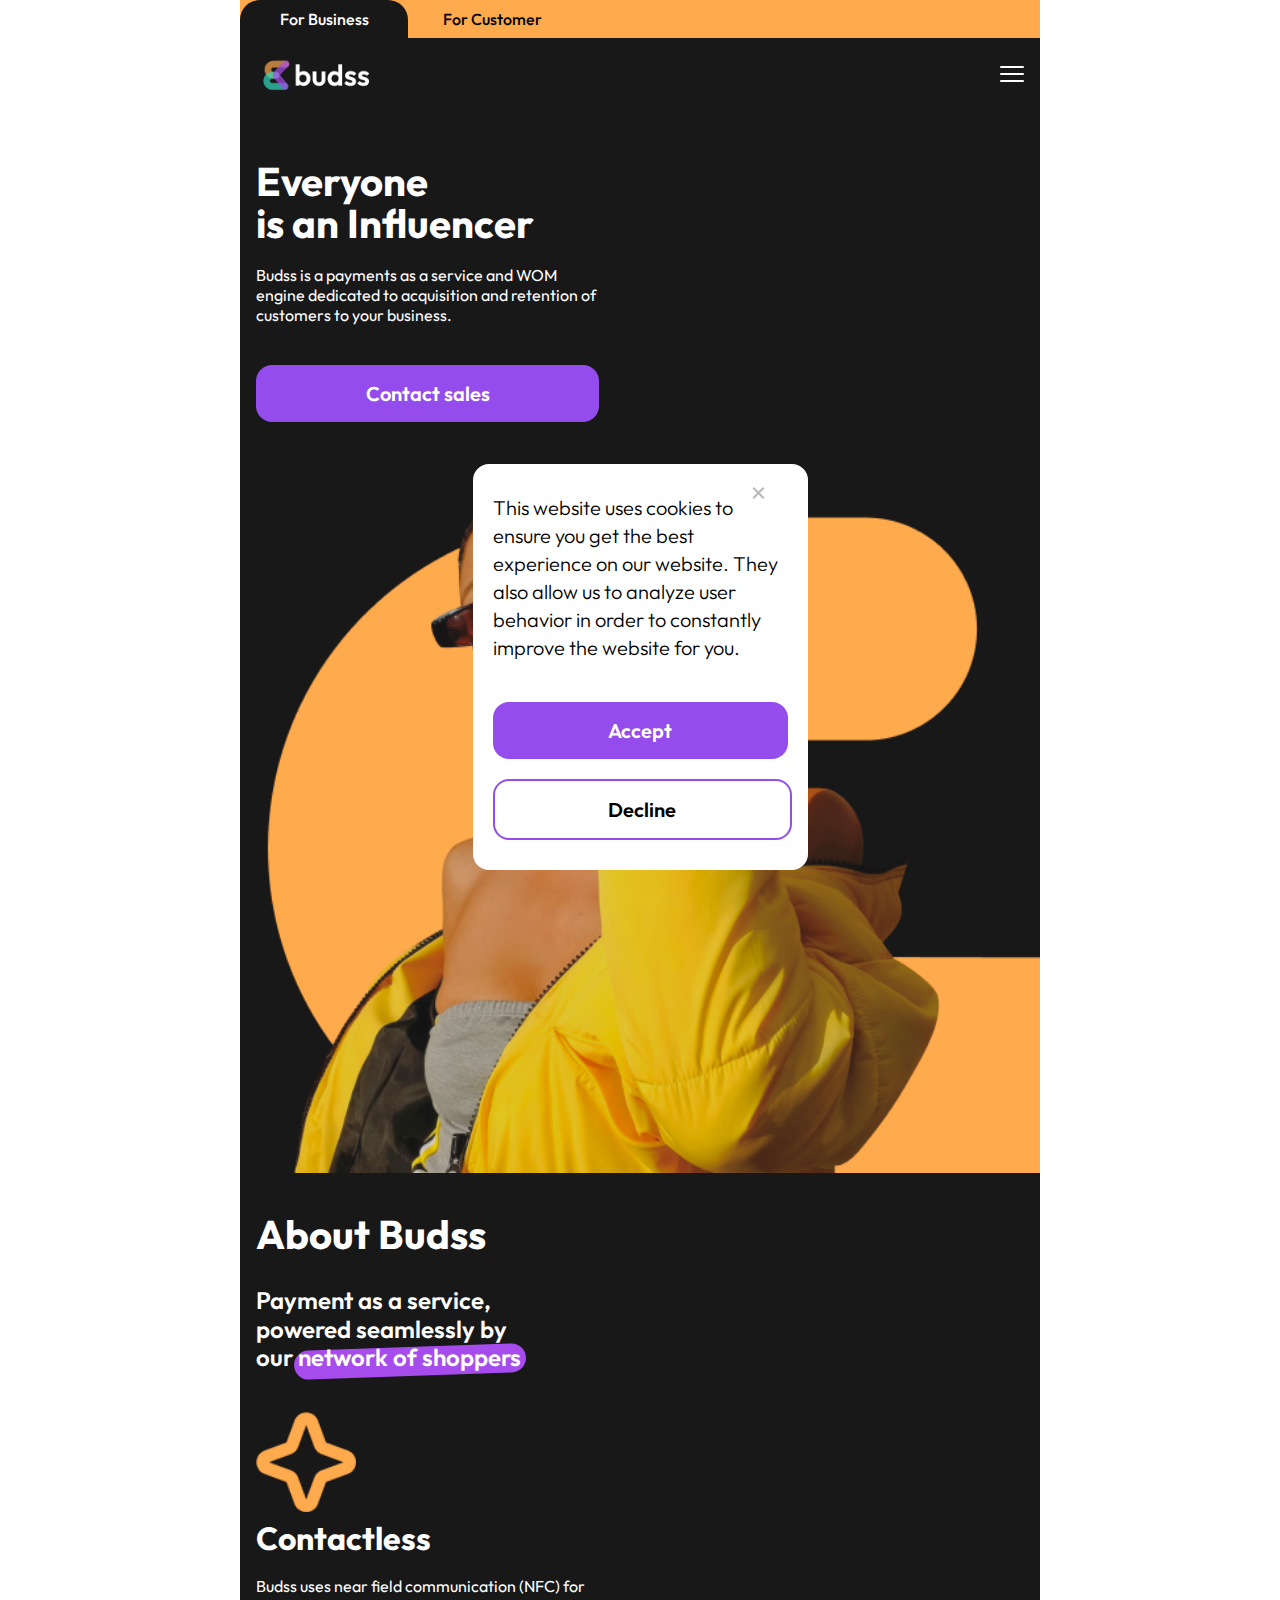
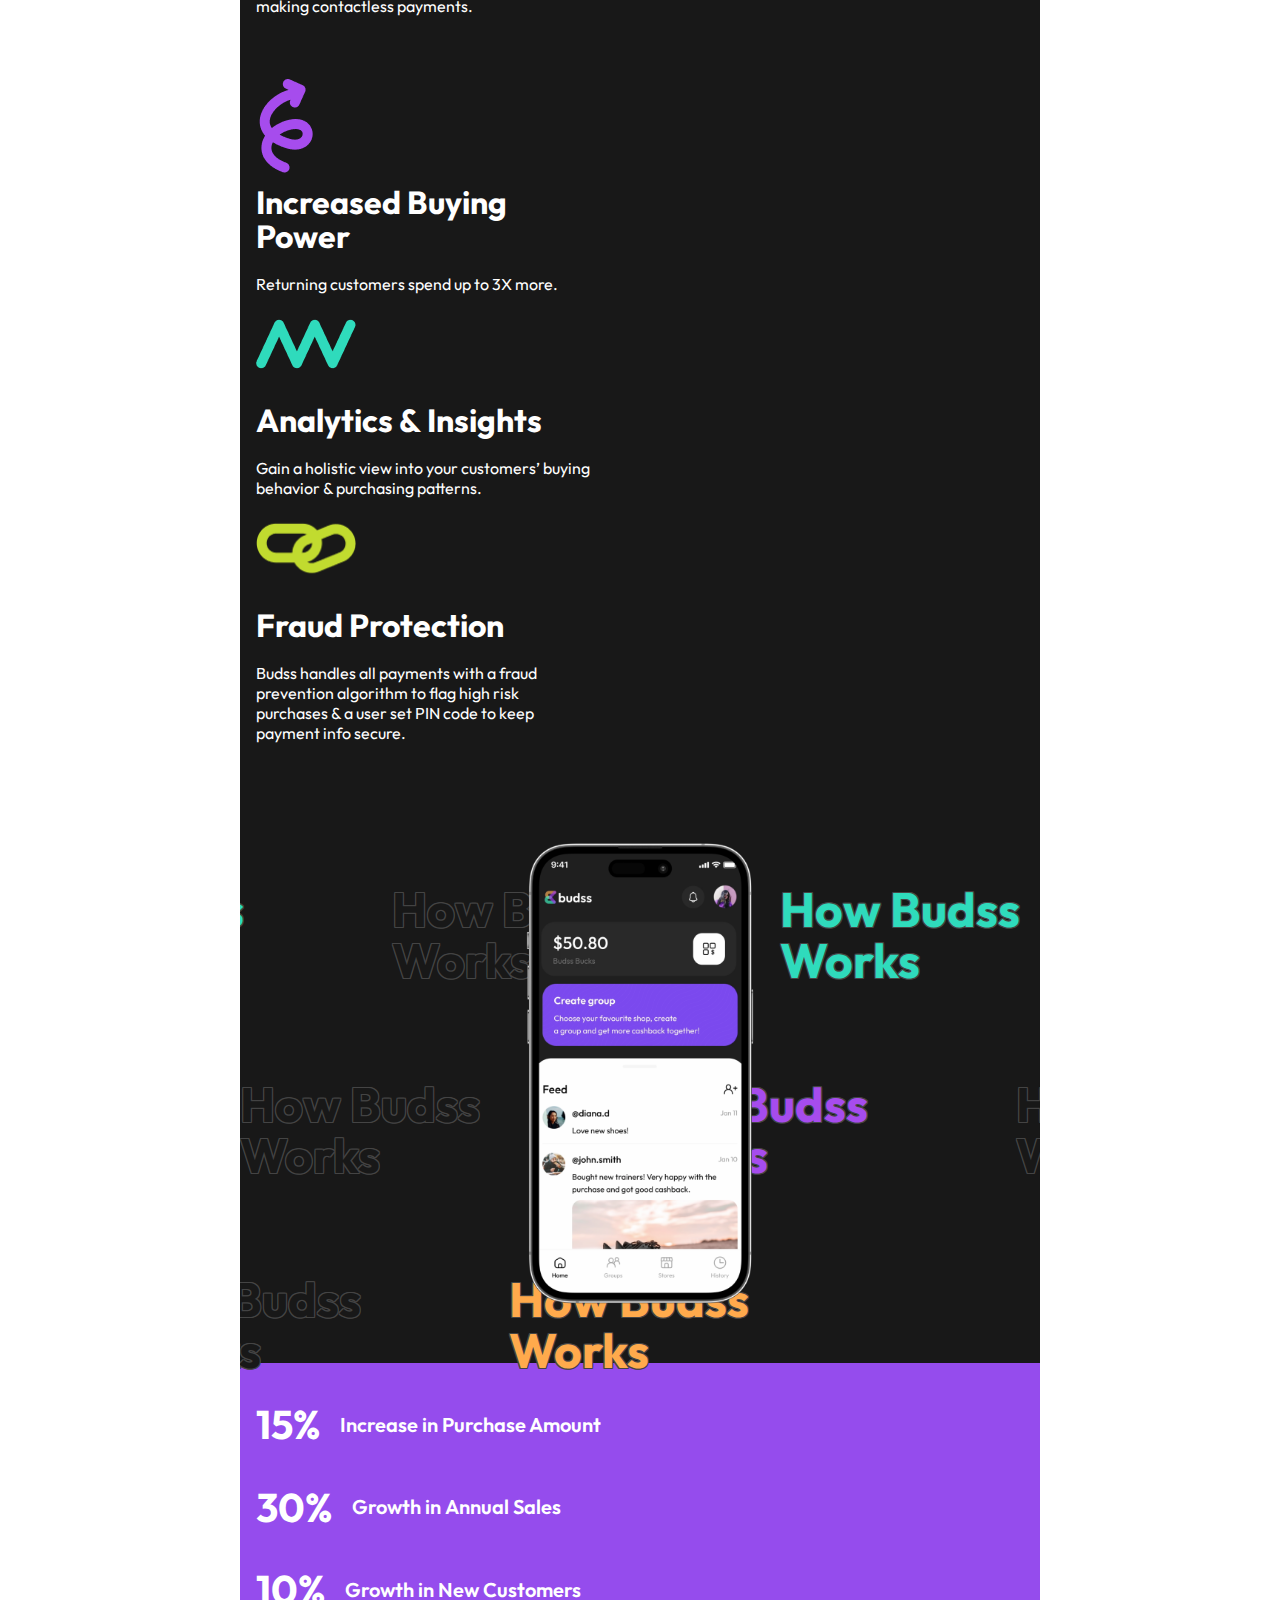
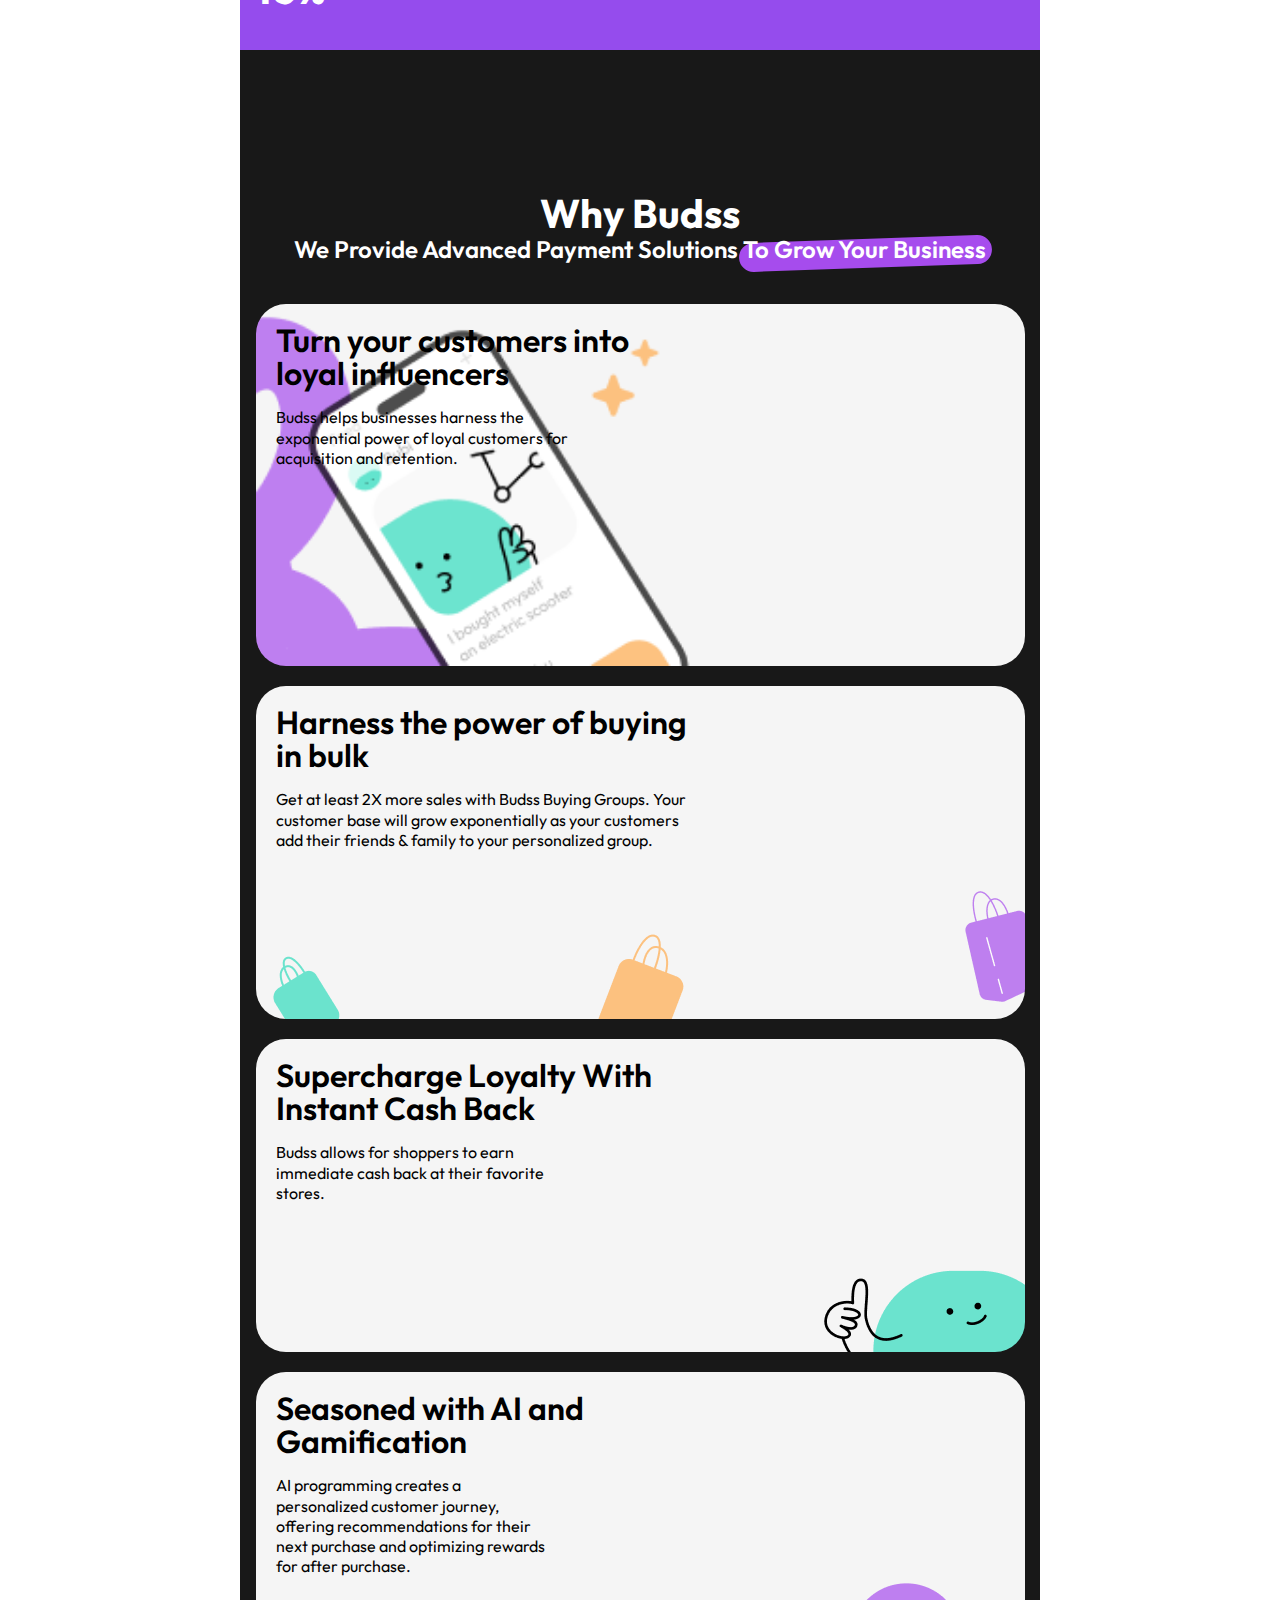
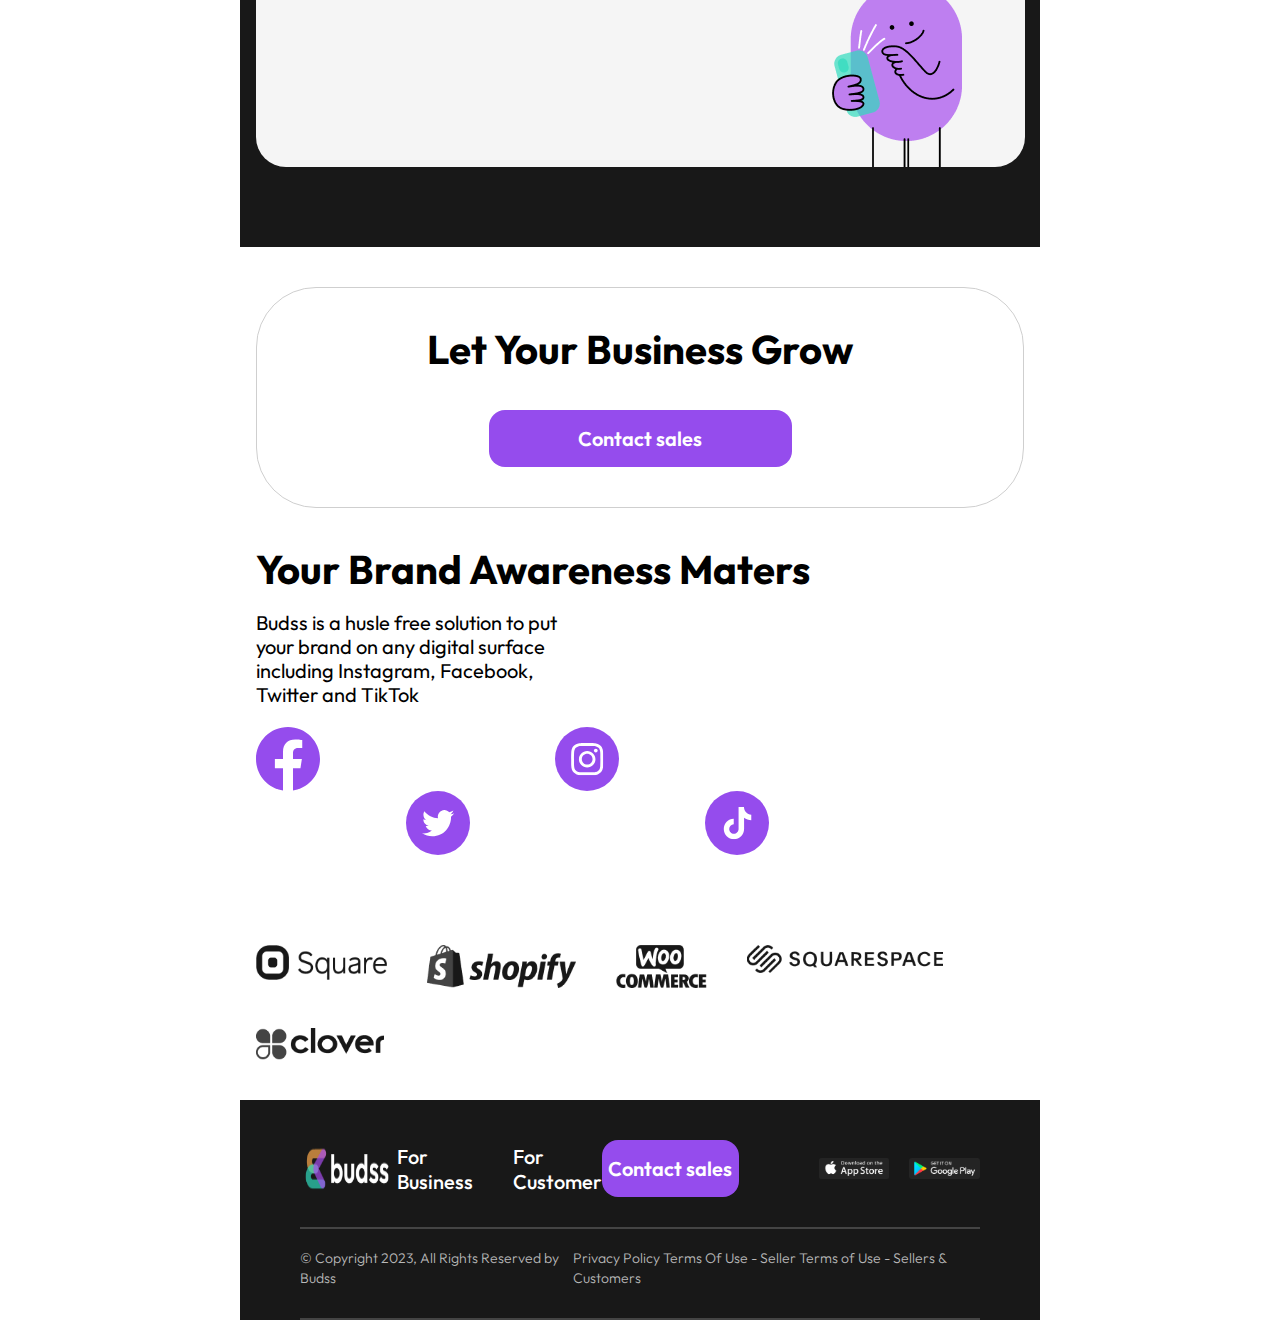
<file: dev/index.html>
<!doctype html>
<html lang="ru" xmlns="http://www.w3.org/1999/html">
<head>
    <meta charset="UTF-8">
    <meta http-equiv="X-UA-Compatible" content="IE=edge">
    <title>Empty</title>
    <meta name="keywords" content="">
    <meta name="description" content="">
    <meta property="og:site_name" content="">
    <meta property="og:title" content="">
    <meta property="og:type" content="website">
    <meta property="og:description" content="">
    <meta property="og:image" content="">
    <meta property="og:image:type" content="image/jpeg">
    <meta property="og:image:width" content="1280">
    <meta property="og:image:height" content="720">
    <meta property="og:url" content="">
    <meta property="twitter:card" content="summary_large_image">
    <meta name="viewport" content="width=device-width, initial-scale=1, maximum-scale=1, user-scalable=no">
    <meta name="format-detection" content="telephone=no">
    <link type="text/css" href="css/uikit.css?v=80776d28bbc6046021741cc54c33b4e7" rel="stylesheet">
    <link type="text/css" href="css/main.css?v=80776d28bbc6046021741cc54c33b4e7" rel="stylesheet">
    <script src="js/uikit.js?v=80776d28bbc6046021741cc54c33b4e7"></script>
</head>
<body>
    <div class="mobile-container__wrapper">
    <div class="mobile-container__wrapper-close">
        <div class="mobile-container__wrapper-close-btn"></div>
    </div>
    <div class="sticky-wrapper__contact-btn">
        Contact sales
    </div>
    <div class="mobile-container__wrapper-links">
        <div class="mobile-container__wrapper-link">
            For Business
        </div>
        <div class="mobile-container__wrapper-link">
            For Customer
        </div>
        <div class="mobile-container__wrapper-link">
            Privacy Policy
        </div>
        <div class="mobile-container__wrapper-link">
            Terms Of Use - Seller
        </div>
        <div class="mobile-container__wrapper-link">
            Terms of Use - Sellers & Customers
        </div>
    </div>
</div>
<section class="container header">
    <div class="header__menu">
        <div class="header__menu-business active">
            <a href="" class="header__menu-business-link active">
                For Business
            </a>
        </div>

        <div class="header__menu-customer">
            <a href="#" class="header__menu-customer-link">
                For Customer
            </a>
        </div>
    </div>
</section>
<section class="container sticky">
    <div class="sticky-wrapper__contact">
        <div class="sticky-wrapper__contact-logo">
            <img src="img/logo_img.png" alt="logo_img">
        </div>
        <div class="sticky-wrapper__contact-btn mobile-btn-none">
            Contact sales
        </div>
        <div class="mobile-container__menu-btn">
            <div class="mobile-container__menu-burger"></div>
        </div>
    </div>
</section>

<div class="modal">
    <div class="modal__wrapper">
        <div class="modal__wrapper-btn">
            <div class="modal__wrapper-btn-close"></div>
        </div>
        <form class="modal__wrapper-form">
            <label class="modal__wrapper-form-title">
                Name<span>*</span>
            </label>
            <input id="name" type="text" class="modal__wrapper-form-input" placeholder="Enter name" />
            <label class="modal__wrapper-form-title">
                Email <span>*</span>
            </label>
            <input id="email" type="email" class="modal__wrapper-form-input" placeholder="Enter email" />
            <label  class="modal__wrapper-form-title ">
                Phone number <span>*</span>
            </label>
            <div class="modal__wrapper-form-input-box">
                <img class="modal__wrapper-form-input-img" src="img/russian-federation.svg" alt="flag">
                <input id="tel" type="tel"  class="modal__wrapper-form-input modal__wrapper-form-input-tel" placeholder="+7 900 000 000" />
            </div>
            <label class="modal__wrapper-form-title">
                Company
            </label>
            <input id="company" type="url" class="modal__wrapper-form-input" placeholder="Enter company" />
            <label class="modal__wrapper-form-title">
                Website/Store URL
            </label>
            <input id="url" type="text" class="modal__wrapper-form-input" placeholder="Enter Website/Store URL" />

            <div class="modal__wrapper-form-error">
                Please fill in all required fields
            </div>
            <div class="modal__wrapper-form-text">
                By submitting this form you are agreeing to
                <a href=""  class="modal__wrapper-form-link">Budss’s Privacy</a>
                Policy and
                <a href=""  class="modal__wrapper-form-link">Terms of Use</a>
            </div>

            <button type="submit" class="modal__wrapper-form-btn">
                Contact sales
            </button>

        </form>
    </div>
</div>

<section class="container">
    <div class="cookie-container">
        <div class="cookie">
            <div class="cookie__btn">
                <div class="cookie__btn-close cookie-close"></div>
            </div>
            <div class="cookie__wrapper">
                <div class="cookie__wrapper-desc">
                    This website uses cookies to ensure you get the best experience on our website. They also allow us to analyze user behavior in order to constantly improve the website for you.
                </div>
                <div class="cookie__wrapper-btn">
                    <div class="cookie__wrapper-btn-accept">Accept</div>
                    <div class="cookie__wrapper-btn-decline cookie-close">Decline</div>
                </div>
            </div>
        </div>
    </div>
</section>
    <section class="container body">
        <div class="body-wrapper">
            <div class="body-wrapper__box">
                <div>
                    <div class="body-wrapper__box-title">
                        Everyone is an Influencer
                    </div>
                    <div class="body-wrapper__box-txt">
                        Budss is a payments as a service and WOM engine dedicated to acquisition and retention of customers to your business.
                    </div>
                    <div class="sticky-wrapper__contact-btn ">
                        Contact sales
                    </div>
                </div>
                <img src="img/img_header.png" alt="background_img">

            </div>
        </div>
        <div class="body-budss">
            <div class="body-budss__title">
                About Budss
            </div>
            <div class="body-budss__wrapper">
                <div class="body-budss__wrapper-desc">

                    Payment as a service, powered seamlessly by our <span class="text-test1">network of shoppers</span>
                </div>
                    <div class="body-budss__wrapper-box">
                        <div class="body-budss__wrapper-box-info">
                            <img class="body-budss__wrapper-box-info-img" src="img/star.png" alt="star_img">
                            <div class="body-budss__wrapper-box-info-title">
                                Contactless
                            </div>
                            <div class="body-budss__wrapper-box-info-desc">
                                Budss uses near field communication (NFC) for making contactless payments.
                            </div>
                        </div>

                        <div class="body-budss__wrapper-box-info">
                            <img class="body-budss__wrapper-box-info-img" src="img/arrow.png" alt="arrow_img">
                            <div class="body-budss__wrapper-box-info-title">
                                Increased Buying Power
                            </div>
                            <div class="body-budss__wrapper-box-info-desc">
                                Returning customers spend up to 3X more.
                            </div>
                        </div>

                        <div class="body-budss__wrapper-box-info">
                            <img class="body-budss__wrapper-box-info-img" src="img/snake.png" alt="snake_img">
                            <div class="body-budss__wrapper-box-info-title">
                                Analytics & Insights
                            </div>
                            <div class="body-budss__wrapper-box-info-desc">
                                Gain a holistic view into your customers’ buying behavior & purchasing patterns.
                            </div>
                        </div>

                        <div class="body-budss__wrapper-box-info">
                            <img class="body-budss__wrapper-box-info-img" src="img/circle.png" alt="circle_img">
                            <div class="body-budss__wrapper-box-info-title">
                                Fraud Protection
                            </div>
                            <div class="body-budss__wrapper-box-info-desc">
                                Budss handles all payments with a fraud prevention algorithm to flag high risk purchases & a user set PIN code to keep payment info secure.
                            </div>
                        </div>
                    </div>
            </div>
        </div>
    </section>
    <section class="container phone">
        <div class="phone__image">
            <img src="img/phone_img.png" alt="phone_img" class="phone__image-img">
        </div>
        <div class="phone__wrapper">
            <div class="phone__tickers">
                <div class="phone__tickers-items marquee">
                    <div class="phone__tickers-items-item">How Budss Works</div>
                    <div class="phone__tickers-items-item item-green">How Budss Works</div>
                    <div class="phone__tickers-items-item">How Budss Works</div>
                </div>
                <div aria-hidden="true" class="phone__tickers-items marquee">
                    <div class="phone__tickers-items-item item-green">How Budss Works</div>
                    <div class="phone__tickers-items-item ">How Budss Works</div>
                    <div class="phone__tickers-items-item item-green">How Budss Works</div>
                </div>
            </div>
            <div class="phone__tickers">
                <div class="phone__tickers-items marquee-1">
                    <div class="phone__tickers-items-item">How Budss Works</div>
                    <div class="phone__tickers-items-item item-purple">How Budss Works</div>
                    <div class="phone__tickers-items-item">How Budss Works</div>
                </div>
                <div aria-hidden="true" class="phone__tickers-items marquee-1">
                    <div class="phone__tickers-items-item item-purple">How Budss Works</div>
                    <div class="phone__tickers-items-item ">How Budss Works</div>
                    <div class="phone__tickers-items-item item-purple">How Budss Works</div>
                </div>
            </div>
            <div class="phone__tickers">
                <div class="phone__tickers-items marquee-2">
                    <div class="phone__tickers-items-item">How Budss Works</div>
                    <div class="phone__tickers-items-item item-orange">How Budss Works</div>
                    <div class="phone__tickers-items-item">How Budss Works</div>
                </div>
                <div aria-hidden="true" class="phone__tickers-items marquee-2">
                    <div class="phone__tickers-items-item item-orange">How Budss Works</div>
                    <div class="phone__tickers-items-item ">How Budss Works</div>
                    <div class="phone__tickers-items-item item-orange">How Budss Works</div>
                </div>
            </div>
        </div>
    </section>
    <section class="container payment">
        <div class="payment__sales">
            <div class="payment__sales-discount">
                <span class="payment__sales-discount-text">
                    15%
                </span>
                <span class="payment__sales-discount-desc">
                    Increase in Purchase Amount
                </span>
            </div>
            <div class="payment__sales-discount">
                <span class="payment__sales-discount-text">
                    30%
                </span>
                <span class="payment__sales-discount-desc">
                    Growth in Annual Sales
                </span>
            </div>
            <div class="payment__sales-discount">
                <span class="payment__sales-discount-text">
                    10%
                </span>
                <span class="payment__sales-discount-desc">
                    Growth in New Customers
                </span>
            </div>
        </div>
        <div class="payment__wrapper">
            <span class="payment__wrapper-title">
                Why Budss
            </span>
            <span class="payment__wrapper-desc">
                We Provide Advanced Payment Solutions <span class="text-test1">To Grow Your Business</span>
            </span>
        </div>
        <div class="payment__box">
            <div class="payment__box-container">
                <div class="payment__box-container-info">
                    <div class="payment__box-container-info-wrapper">
                        <span class="payment__box-container-info-title">
                        Turn your customers into loyal influencers
                        </span>
                        <span class="payment__box-container-info-desc">
                        Budss helps businesses harness the exponential power of loyal customers for acquisition and retention.
                        </span>
                    </div>
                </div>
                <div class="payment__box-container-info">
                    <div class="payment__box-container-info-wrapper">
                         <span class="payment__box-container-info-title">
                            Harness the power of buying in bulk
                        </span>
                        <span class="payment__box-container-info-desc">
                            Get at least 2X more sales with Budss Buying Groups. Your customer base will grow exponentially as your customers add their friends & family to your personalized group.
                        </span>
                    </div>
                </div>
                <div class="payment__box-container-info">
                    <div class="payment__box-container-info-wrapper">
                         <span class="payment__box-container-info-title">
                            Supercharge Loyalty With Instant Cash Back
                        </span>
                        <span class="payment__box-container-info-desc">
                            Budss allows for shoppers to earn immediate cash back at their favorite stores.
                        </span>
                    </div>
                </div>
                <div class="payment__box-container-info">
                    <div class="payment__box-container-info-wrapper">
                         <span class="payment__box-container-info-title">
                            Seasoned with AI and Gamification
                        </span>
                        <span class="payment__box-container-info-desc">
                            AI programming creates a personalized customer journey, offering recommendations for their next purchase and optimizing rewards for after purchase.
                        </span>
                    </div>
                </div>
            </div>
        </div>
    </section>
    <section class="container grow">
        <div class="grow__box">
            <div class="grow__wrapper">
            <span class="grow__wrapper-title">
                Let Your Business Grow
            </span>
                <div class="sticky-wrapper__contact-btn">
                    Contact sales
                </div>
            </div>
            <div class="grow__wrapper">
                <div class="grow__wrapper-brand">
                <span class="grow__wrapper-brand-title">
                    Your Brand Awareness Maters
                </span>
                    <span class="grow__wrapper-brand-desc">
                    Budss is a husle free solution to put your brand on any digital surface including Instagram, Facebook, Twitter and TikTok
                </span>
                </div>
                <div class="grow__wrapper-social">
                    <div class="grow__wrapper-social-item">
                        <a class="grow__wrapper-social-item-link" href="#"><img src="img/facebook-img.svg" alt="facebook-img" class="grow__wrapper-social-item-img"></a>
                    </div>
                    <div class="grow__wrapper-social-item">
                        <a class="grow__wrapper-social-item-link" href="#"><img src="img/twitter-img.svg" alt="twitter-img" class="grow__wrapper-social-item-img"></a>
                    </div>
                    <div class="grow__wrapper-social-item">
                        <a class="grow__wrapper-social-item-link" href="#"><img src="img/instagram-img.svg" alt="instagram-img" class="grow__wrapper-social-item-img"></a>
                    </div>
                    <div class="grow__wrapper-social-item">
                        <a class="grow__wrapper-social-item-link" href="#"><img src="img/tiktok-img.svg" alt="tiktok-img" class="grow__wrapper-social-item-img"></a>
                    </div>
                </div>
            </div>
            <div class="grow__wrapper">
                <div class="grow__wrapper-shop">
                    <img src="img/woo-img.png" alt="woo" class="grow__wrapper-shop-img">
                </div>
                <div class="grow__wrapper-shop">
                    <img src="img/shopify-img.png" alt="shopify" class="grow__wrapper-shop-img">
                </div>
                <div class="grow__wrapper-shop">
                    <img src="img/square-img.png" alt="square" class="grow__wrapper-shop-img">
                </div>
                <div class="grow__wrapper-shop">
                    <img src="img/squarespace-img.png" alt="squaresapce" class="grow__wrapper-shop-img">
                </div>
                <div class="grow__wrapper-shop">
                    <img src="img/clover-img.png" alt="clover" class="grow__wrapper-shop-img">
                </div>
            </div>
            <div class="grow__wrapper">
                <div class="grow__wrapper-shop">
                    <img src="img/square-img.png" alt="square" class="grow__wrapper-shop-img">
                </div>
                <div class="grow__wrapper-shop">
                    <img src="img/shopify-img.png" alt="shopify" class="grow__wrapper-shop-img">
                </div>
                <div class="grow__wrapper-shop">
                    <img src="img/woo-img.png" alt="woo" class="grow__wrapper-shop-img">
                </div>
                <div class="grow__wrapper-shop">
                    <img src="img/squarespace-img.png" alt="squaresapce" class="grow__wrapper-shop-img">
                </div>
                <div class="grow__wrapper-shop">
                    <img src="img/clover-img.png" alt="clover" class="grow__wrapper-shop-img">
                </div>
            </div>
        </div>
    </section>
    <section class="container footer">
    <div class="footer__wrapper">
        <div class="footer__wrapper-logo">
            <img src="img/logo_img.png" alt="logo_img">
        </div>
        <div class="footer__wrapper-box">
            <div class="footer__wrapper-btn">For Business</div>
            <div class="footer__wrapper-btn">For Customer</div>
            <div class="footer__wrapper-box-mobile">
                <div class="footer__wrapper-btn">Privacy Policy</div>
                <div class="footer__wrapper-btn">Terms Of Use - Seller</div>
                <div class="footer__wrapper-btn">Terms of Use - Sellers & Customers</div>
            </div>
        </div>
        <div class="footer__wrapper-box">
            <div class="sticky-wrapper__contact-btn">
                Contact sales
            </div>
            <div class="footer__wrapper-store">
                <img class="footer__wrapper-store-img-apple" src="img/appstore.png" alt="apple-store">
            </div>
            <div class="footer__wrapper-play">
                <img class="footer__wrapper-play-img-google" src="img/googleplay.png" alt="google-play">
            </div>
        </div>
    </div>
    <div class="footer__wrapper">
        <div>
            <span>© Copyright 2023, All Rights Reserved by Budss</span>
        </div>
        <div class="footer__mobile-close">
            <span>Privacy Policy</span>
            <span>Terms Of Use - Seller</span>
            <span>Terms of Use - Sellers & Customers</span>
        </div>
    </div>
</section>

<script src="js/main.js?v=80776d28bbc6046021741cc54c33b4e7"></script>
</body>
</html>
</file>
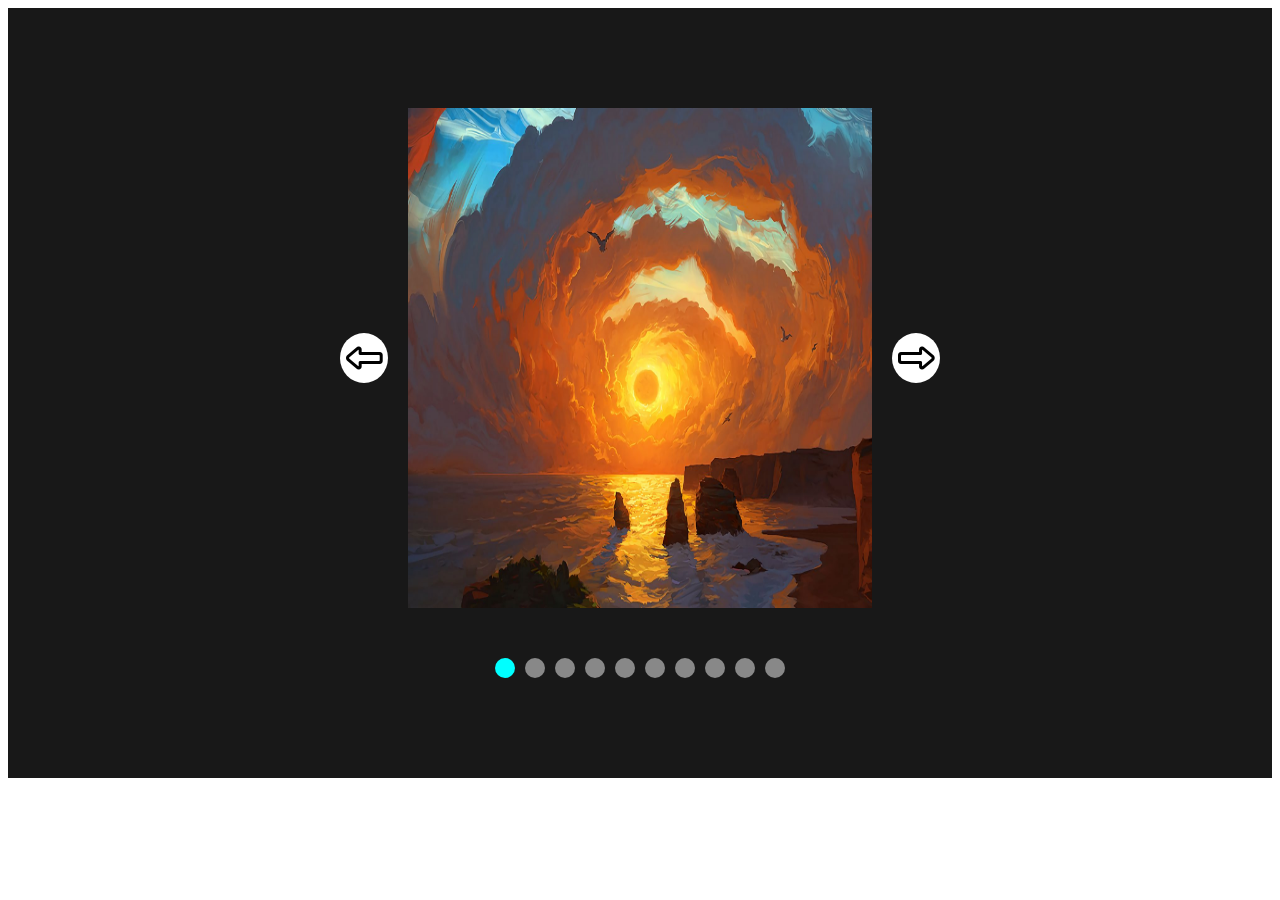
<file: dev/slide.html>
<!doctype html>
<html lang="ru" xmlns="http://www.w3.org/1999/html">
<head>
    <meta charset="UTF-8">
    <meta http-equiv="X-UA-Compatible" content="IE=edge">
    <title>Empty</title>
    <meta name="keywords" content="">
    <meta name="description" content="">
    <meta property="og:site_name" content="">
    <meta property="og:title" content="">
    <meta property="og:type" content="website">
    <meta property="og:description" content="">
    <meta property="og:image" content="">
    <meta property="og:image:type" content="image/jpeg">
    <meta property="og:image:width" content="1280">
    <meta property="og:image:height" content="720">
    <meta property="og:url" content="">
    <meta property="twitter:card" content="summary_large_image">
    <meta name="viewport" content="width=device-width, initial-scale=1, maximum-scale=1, user-scalable=no">
    <meta name="format-detection" content="telephone=no">
    <link type="text/css" href="css/slide.css?v=80776d28bbc6046021741cc54c33b4e7" rel="stylesheet">
    <script src="js/uikit.js?v=80776d28bbc6046021741cc54c33b4e7"></script>
</head>
<body>
    <section class="slide container">
        <div class="slide__wrapper">
            <div class="box">
                <div class="slide__wrapper-btn-prev">
                    <img src="img/slide/slide_prev.png" alt="">
                </div>
                <div class="slide__wrapper-container">
                    <div class="slide__wrapper-container-item">
                        <img class="slide__wrapper-container-item-img" src="img/slide/slide_1.jpg" alt="">
                    </div>
                    <div class="slide__wrapper-container-item">
                        <img class="slide__wrapper-container-item-img" src="img/slide/slide_2.jpg" alt="">
                    </div>
                    <div class="slide__wrapper-container-item">
                        <img class="slide__wrapper-container-item-img" src="img/slide/slide_3.jpg" alt="">
                    </div>
                    <div class="slide__wrapper-container-item">
                        <img class="slide__wrapper-container-item-img" src="img/slide/slide_4.jpg" alt="">
                    </div>
                    <div class="slide__wrapper-container-item">
                        <img class="slide__wrapper-container-item-img" src="img/slide/slide_5.jpg" alt="">
                    </div>
                    <div class="slide__wrapper-container-item">
                        <img class="slide__wrapper-container-item-img" src="img/slide/slide_6.jpg" alt="">
                    </div>
                    <div class="slide__wrapper-container-item">
                        <img class="slide__wrapper-container-item-img" src="img/slide/slide_7.jpg" alt="">
                    </div>
                    <div class="slide__wrapper-container-item">
                        <img class="slide__wrapper-container-item-img" src="img/slide/slide_4.jpg" alt="">
                    </div>
                    <div class="slide__wrapper-container-item">
                        <img class="slide__wrapper-container-item-img" src="img/slide/slide_5.jpg" alt="">
                    </div>
                    <div class="slide__wrapper-container-item">
                        <img class="slide__wrapper-container-item-img" src="img/slide/slide_2.jpg" alt="">
                    </div>


                </div>
                <div class="slide__wrapper-btn-next">
                    <img src="img/slide/slide_next.png" alt="">
                </div>
            </div>
            <div class="slide__wrapper-btn-navigation">

            </div>
        </div>
    </section>
    <script src="js/slide.js?v=80776d28bbc6046021741cc54c33b4e7"></script>
</body>
</html>
</file>
<file: dev/css/main.css>
@font-face {
  font-family: "Montserrat";
  font-weight: 700;
  font-display: swap;
  src: url("../fonts/Montserrat-Bold.ttf") format("truetype");
}
@font-face {
  font-family: "Montserrat";
  font-weight: 400;
  font-display: swap;
  src: url("../fonts/Montserrat-Regular.ttf") format("truetype");
}
@font-face {
  font-family: "Outfit-SemiBold";
  font-weight: 600;
  font-display: swap;
  src: url("../fonts/Outfit-SemiBold.ttf") format("truetype");
}
@font-face {
  font-family: "Outfit-Bold";
  font-weight: 700;
  font-display: swap;
  src: url("../fonts/Outfit-Bold.ttf") format("truetype");
}
@font-face {
  font-family: "Outfit-Regular";
  font-weight: 400;
  font-display: swap;
  src: url("../fonts/Outfit-Regular.ttf") format("truetype");
}
@font-face {
  font-family: "Outfit-Medium";
  font-weight: 500;
  font-display: swap;
  src: url("../fonts/Outfit-Medium.ttf") format("truetype");
}
@font-face {
  font-family: "Outfit-Light";
  font-weight: 300;
  font-display: swap;
  src: url("../fonts/Outfit-Light.ttf") format("truetype");
}
.container {
  max-width: 1440px;
  width: 100%;
  margin: 0 auto;
}

.active {
  background-color: #181818;
  border-radius: 20px 20px 0px 0px;
  width: 168px;
  align-content: center;
  text-align: center;
}

.sticky {
  position: sticky;
  top: 0;
  z-index: 1000;
}
.sticky-wrapper__contact {
  background-color: #181818;
  display: flex;
  justify-content: space-between;
  padding: 7px 0px 7px 0px;
}
.sticky-wrapper__contact > .sticky-wrapper__contact-btn:hover {
  border: 2px solid #954CED;
}
.sticky-wrapper__contact-logo {
  margin-top: 9.5px;
  color: white;
  margin-left: 60px;
}
.sticky-wrapper__contact-btn {
  width: 182px;
  height: 57px;
  border-radius: 16px;
  background-color: #954CED;
  color: white;
  align-content: center;
  text-align: center;
  margin-right: 80px;
  cursor: pointer;
  overflow: hidden;
  position: relative;
  z-index: 2;
  font-family: Outfit-SemiBold, sans-serif;
  font-size: 20px;
  line-height: 25.2px;
  transition: color 0.6s ease, background-color 1.6s ease 0.2ms;
}
.sticky-wrapper__contact-btn:before {
  content: "";
  position: absolute;
  bottom: 0;
  left: 0;
  width: 57px;
  height: 57px;
  background-color: #FFFFFF;
  transform: translateY(83%) translateX(-74%) rotate(-10deg);
  transition: 0.6s ease, background-color 0.6ms ease;
  border-radius: 30px;
  z-index: -1;
}
.sticky-wrapper__contact-btn:hover::before {
  width: 100%;
  border-radius: 16px;
  transform: translateY(0) translateX(0);
}
.sticky-wrapper__contact-btn:hover {
  background-color: #FFFFFF;
  color: #181818;
  border: 1px #181818 solid;
}
.sticky-wrapper__contact-btn:not(:hover)::before {
  background-color: #954CED;
}

.header__menu {
  background-color: #FFAA4C;
  height: 38px;
  width: 100%;
  display: flex;
  font-family: Outfit-Medium, sans-serif;
}
.header__menu-business {
  align-content: center;
  text-align: center;
  width: 168px;
  margin-left: 60px;
}
.header__menu-business-link {
  font-size: 16px;
  line-height: 20.16px;
  color: #000000;
  text-decoration: none !important;
}
.header__menu-business-link.active {
  color: white;
}
.header__menu-customer {
  align-content: center;
  text-align: center;
  width: 168px;
}
.header__menu-customer-link {
  width: 168px;
  align-content: center;
  text-align: center;
  font-size: 16px;
  line-height: 20.16px;
  color: #000000;
  text-decoration: none !important;
}
.header__menu-customer-link.active {
  color: white;
}

.body-wrapper {
  background-color: #181818;
}
.body-wrapper__box {
  display: flex;
  justify-content: space-between;
  margin-left: 110px;
  color: #FFFFFF;
  padding-top: 82px;
}
.body-wrapper__box > div > .sticky-wrapper__contact-btn:hover {
  border: 2px solid #954CED;
}
.body-wrapper__box__box div {
  width: 671px;
}
.body-wrapper__box-title {
  font-family: Outfit-Bold, sans-serif;
  font-size: 96px;
  line-height: 101.76px;
  width: 100%;
}
.body-wrapper__box-txt {
  font-family: Outfit-Regular, sans-serif;
  font-size: 20px;
  line-height: 24px;
  max-width: 534px;
  width: 100%;
  margin-top: 20px;
  margin-bottom: 40px;
}
.body-budss {
  padding-top: 100px;
  color: #FFFFFF;
  background-color: #181818;
  padding-left: 60px;
  background-image: url("../img/budss_background.png");
  background-repeat: no-repeat;
  background-position: left bottom;
}
.body-budss__wrapper {
  padding-top: 80px;
  display: flex;
}
.body-budss__wrapper-desc {
  font-family: Outfit-SemiBold, sans-serif;
  font-size: 36px;
  line-height: 45.36px;
  max-width: 397px;
  width: 100%;
  z-index: 2;
}
.body-budss__wrapper-box {
  width: 750px;
  flex-wrap: wrap;
  margin-left: 118px;
}
.body-budss__wrapper-box-info {
  max-width: 336px;
  width: 100%;
}
.body-budss__wrapper-box-info:nth-child(2n) {
  margin-left: 70px;
}
.body-budss__wrapper-box-info:nth-child(3) {
  margin-top: 92px;
}
.body-budss__wrapper-box-info:nth-child(4) {
  margin-top: 70px;
}
.body-budss__wrapper-box-info-img {
  width: 100px;
  height: 100px;
  -o-object-fit: contain;
     object-fit: contain;
}
.body-budss__wrapper-box-info-title {
  font-family: Outfit-Bold, sans-serif;
  font-size: 48px;
  line-height: 50.88px;
  margin-top: 10px;
}
.body-budss__wrapper-box-info-desc {
  font-family: Outfit-Regular, sans-serif;
  font-size: 24px;
  line-height: 28.8px;
  margin-top: 20px;
}
.body-budss__title {
  font-family: Outfit-Bold, sans-serif;
  font-size: 96px;
  line-height: 101.76px;
}
.body-budss__wrapper-box {
  display: flex;
}

.phone {
  background-color: #181818;
  padding: 100px 0 100px 0;
  position: relative;
  height: 636px;
}
.phone__image {
  position: absolute;
  z-index: 3;
  width: 308px;
  height: 636px;
  top: 50%;
  left: 50%;
  transform: translate(-50%, -50%);
}
.phone__image-img {
  width: 100%;
  height: 100%;
}
.phone__wrapper {
  max-width: 1440px;
  margin: auto;
  z-index: 1;
  padding-top: 40px;
}
.phone__tickers {
  position: relative;
  display: flex;
  overflow: hidden;
  margin-top: 60px;
}
.phone__tickers:first-child {
  margin-top: unset;
}
.phone__tickers-items {
  display: flex;
  font-family: Outfit-Bold, sans-serif;
  font-size: 128px;
  line-height: 135.68px;
  z-index: 1;
}
.phone__tickers-items-item {
  width: 1060px;
  display: flex;
  color: #181818;
  transition: all 0.1s ease-in-out;
  text-shadow: 1px 1px 0 #444444, -1px -1px 0 #444444, -1px 1px 0 #444444, 1px -1px 0 #444444, 0px 1px 0 #444444, 0px -1px 0 #444444, 1px 0px 0 #444444, -1px 0px 0 #444444;
}

.payment__sales {
  background-color: #954CED;
  display: flex;
  gap: 100px;
  justify-content: center;
  padding: 40px 0px 40px 0px;
}
.payment__sales-discount {
  display: flex;
  flex-direction: column;
  color: #FFFFFF;
  width: 217px;
}
.payment__sales-discount:nth-child(2) {
  width: 163px;
}
.payment__sales-discount:nth-child(3) {
  width: 161px;
}
.payment__sales-discount-text {
  font-family: Outfit-Bold, sans-serif;
  font-size: 64px;
  line-height: 67.84px;
}
.payment__sales-discount-desc {
  font-family: Outfit-SemiBold, sans-serif;
  font-size: 24px;
  line-height: 28.8px;
  margin-top: 16px;
}
.payment__wrapper {
  background-color: #181818;
  display: flex;
  flex-direction: column;
  align-items: center;
  padding: 100px 0px 100px 0px;
}
.payment__wrapper-title {
  font-family: Outfit-Bold, sans-serif;
  font-size: 64px;
  line-height: 67.84px;
  color: #FFFFFF;
}
.payment__wrapper-desc {
  font-family: Outfit-SemiBold, sans-serif;
  font-size: 36px;
  line-height: 45.36px;
  color: #FFFFFF;
  width: 664px;
  position: relative;
  z-index: 1;
  text-align: center;
}
.payment__box {
  background-color: #181818;
  padding: 0 70px 100px 70px;
}
.payment__box-container {
  display: flex;
  flex-wrap: wrap;
  color: #000000;
}
.payment__box-container-info {
  border-radius: 30px;
  display: flex;
  flex-direction: column;
  height: 362px;
  background-color: #F5F5F5;
}
.payment__box-container-info:nth-child(1) {
  background: #F5F5F5 url("../img/background_img-1.png") no-repeat bottom left/contain;
}
.payment__box-container-info:nth-child(1) .payment__box-container-info-wrapper {
  margin-left: 329px;
}
.payment__box-container-info:nth-child(2) {
  background-color: #F5F5F5;
  background-image: url("../img/background_img-2-1.png"), url("../img/background_img-2-2.png"), url("../img/background_img-2-3.png");
  background-repeat: no-repeat, no-repeat, no-repeat;
  background-position: right 80px, 72px bottom, calc(100% - 51px) bottom;
  background-size: 88px 167px, 72px 64px, 93px 86px;
}
.payment__box-container-info:nth-child(3) {
  background: #F5F5F5 url("../img/background_img-3.png") no-repeat bottom right/209px 82px;
}
.payment__box-container-info:nth-child(4) {
  background: #F5F5F5 url("../img/background_img-4.png") no-repeat calc(100% - 43px) bottom;
}
.payment__box-container-info-wrapper {
  display: flex;
  flex-direction: column;
  margin-top: 40px;
  margin-left: 40px;
}
.payment__box-container-info-title {
  font-family: Outfit-SemiBold, sans-serif;
  font-size: 48px;
  line-height: 60.48px;
}
.payment__box-container-info-desc {
  font-family: Outfit-Regular, sans-serif;
  font-size: 20px;
  line-height: 24px;
  margin-top: 20px;
}
.payment__box-container-info:nth-child(1) {
  width: 733px;
}
.payment__box-container-info:nth-child(1) .payment__box-container-info-title {
  max-width: 364px;
  width: 100%;
}
.payment__box-container-info:nth-child(1) .payment__box-container-info-desc {
  max-width: 334px;
  width: 100%;
}
.payment__box-container-info:nth-child(2) {
  width: 547px;
  margin-left: 20px;
}
.payment__box-container-info:nth-child(2) .payment__box-container-info-title {
  max-width: 416px;
  width: 100%;
}
.payment__box-container-info:nth-child(2) .payment__box-container-info-desc {
  max-width: 416px;
  width: 100%;
}
.payment__box-container-info:nth-child(3) {
  width: 547px;
  margin-top: 20px;
}
.payment__box-container-info:nth-child(3) .payment__box-container-info-title {
  max-width: 440px;
  width: 100%;
}
.payment__box-container-info:nth-child(3) .payment__box-container-info-desc {
  max-width: 308px;
  width: 100%;
}
.payment__box-container-info:nth-child(4) {
  width: 733px;
  margin-left: 20px;
  margin-top: 20px;
}
.payment__box-container-info:nth-child(4) .payment__box-container-info-title {
  max-width: 395px;
  width: 100%;
}
.payment__box-container-info:nth-child(4) .payment__box-container-info-desc {
  max-width: 402px;
  width: 100%;
}

.grow {
  background-color: #FFFFFF;
}
.grow__box {
  padding: 100px 60px 100px 60px;
}
.grow__wrapper > .sticky-wrapper__contact-btn:hover {
  border: unset;
  color: #FFFFFF;
}
.grow__wrapper > .sticky-wrapper__contact-btn:before {
  background-color: #181818;
}
.grow__wrapper:nth-child(1) {
  border: 1px solid #CFCFCF;
  border-radius: 60px;
  display: flex;
  flex-direction: column;
  align-items: center;
  padding: 60px 0px 60px 0px;
}
.grow__wrapper:nth-child(2) {
  margin-top: 100px;
  display: flex;
}
.grow__wrapper:nth-child(3) {
  display: flex;
  padding-top: 100px;
  justify-content: space-between;
  position: relative;
}
.grow__wrapper:nth-child(4) {
  display: none;
}
.grow__wrapper-title {
  margin-bottom: 40px;
  font-family: Outfit-Bold, sans-serif;
  font-size: 64px;
  line-height: 67.84px;
}
.grow__wrapper-brand {
  max-width: 822px;
  width: 100%;
}
.grow__wrapper-brand-title {
  font-family: Outfit-Bold, sans-serif;
  font-size: 96px;
  line-height: 101.76px;
}
.grow__wrapper-brand-desc {
  display: block;
  margin-top: 20px;
  font-family: Outfit-Regular, sans-serif;
  font-size: 20px;
  line-height: 24px;
}
.grow__wrapper-social {
  max-width: 513px;
  width: 100%;
  padding: 45px 33px 45px 45px;
  display: flex;
  justify-content: space-between;
}
.grow__wrapper-social div:nth-child(2n) {
  display: flex;
  align-items: end;
}

.item-green {
  color: #2FDBBC;
}
.item-purple {
  color: #A64CED;
}
.item-orange {
  color: #FFAA4C;
}

.marquee {
  animation: scroll 30s linear infinite;
  transform: translateX(-1400px);
}

.marquee-1 {
  animation: scroll-1 30s linear infinite;
}

.marquee-2 {
  animation: scroll-2 30s linear infinite;
  transform: translateX(-1671px);
}

@keyframes scroll {
  from {
    transform: translateX(-1400px);
  }
  to {
    transform: translateX(calc(-100% - 1400px));
  }
}
@keyframes scroll-1 {
  from {
    transform: translateX(-100%);
  }
  to {
    transform: translateX(0);
  }
}
@keyframes scroll-2 {
  from {
    transform: translateX(-1671px);
  }
  to {
    transform: translateX(calc(-100% - 1671px));
  }
}
.text-test1 {
  position: relative;
}

.text-test1::after {
  content: "";
  position: absolute;
  width: 106%;
  height: 35px;
  z-index: -1;
  rotate: -2deg;
  border-radius: 20px;
  left: -9px;
  background-color: #A64CED;
  top: 10px;
}

.modal {
  justify-content: center;
  align-items: center;
  position: fixed;
  z-index: 1000;
  width: 100%;
  height: 100%;
  display: none;
  top: 0;
}
.modal__wrapper {
  max-width: 417px;
  min-width: 335px;
  width: 100%;
  overflow: auto;
  border: 1px solid black;
  border-radius: 20px;
  padding: 40px;
  box-sizing: border-box;
  background-color: #FFFFFF;
  display: flex;
  flex-direction: column;
  position: relative;
  margin-top: 56px;
}
.modal__wrapper-btn {
  display: flex;
  justify-content: end;
  position: absolute;
  right: 0;
  margin-right: 16px;
  top: 0;
  margin-top: 16px;
}
.modal__wrapper-btn-close {
  position: relative;
  cursor: pointer;
  display: flex;
  align-items: center;
  justify-content: center;
  width: 24px;
  height: 24px;
}
.modal__wrapper-btn-close:after {
  content: "";
  position: absolute;
  width: 15px;
  height: 2px;
  background-color: #B9B9B9;
  transform: rotate(-45deg);
}
.modal__wrapper-btn-close:before {
  content: "";
  position: absolute;
  width: 15px;
  height: 2px;
  background-color: #B9B9B9;
  transform: rotate(45deg);
}
.modal__wrapper-form > .modal__wrapper-form-btn {
  width: 100%;
}
.modal__wrapper-form-error {
  font-family: Outfit-Regular, sans-serif;
  font-size: 16px;
  line-height: 20.16px;
  color: #EC1211;
  margin-top: 20px;
  display: none;
}
.modal__wrapper-form-title {
  font-family: Outfit-Medium, sans-serif;
  font-size: 14px;
  line-height: 22px;
  margin-top: 10px;
  margin-bottom: 4px;
  display: block;
  box-sizing: border-box;
}
.modal__wrapper-form-title:first-child {
  margin-top: unset;
}
.modal__wrapper-form-title > span {
  color: #FF6C2D;
}
.modal__wrapper-form-link {
  font-family: Outfit-Light, sans-serif;
  font-size: 14px;
  line-height: 19.6px;
}
.modal__wrapper-form-input {
  border: 1px solid #F1F1F1;
  padding: 0px 16px 0px 16px;
  width: 337px;
  height: 40px;
  border-radius: 14px;
  color: black;
  box-sizing: border-box;
}
.modal__wrapper-form-input:focus {
  outline: none;
  border: 1px solid #A7A7A7;
}
.modal__wrapper-form-input::-moz-placeholder {
  color: #A7A7A7;
}
.modal__wrapper-form-input::placeholder {
  color: #A7A7A7;
}
.modal__wrapper-form-input-img {
  position: absolute;
  margin-left: 16px;
  margin-top: 12px;
}
.modal__wrapper-form-input-tel {
  padding-left: 48px;
}
.modal__wrapper-form-text {
  font-family: Outfit-Light, sans-serif;
  font-size: 14px;
  line-height: 19.6px;
  margin-top: 20px;
}
.modal__wrapper-form-btn {
  width: 182px;
  height: 57px;
  border-radius: 16px;
  display: flex;
  justify-content: center;
  align-items: center;
  background-color: #A64CED;
  border: unset;
  cursor: pointer;
  border: unset;
  font-family: Outfit-SemiBold, sans-serif;
  font-size: 20px;
  line-height: 25.2px;
  color: #FFFFFF;
  margin-top: 20px;
}
.modal__wrapper-form-alert {
  font-family: Outfit-Regular, sans-serif;
  font-size: 12px;
  line-height: 20px;
  color: #EC1211;
}
.modal__nice {
  display: flex;
  flex-direction: column;
  justify-content: center;
  align-items: center;
}
.modal__nice-title {
  font-family: Outfit-SemiBold, sans-serif;
  font-size: 36px;
  line-height: 45.36px;
  color: #A64CED;
  margin-top: 20px;
}
.modal__nice-desc {
  font-family: Outfit-Regular, sans-serif;
  font-size: 24px;
  line-height: 28.8px;
  color: #444444;
  text-align: center;
  margin-top: 20px;
}
.modal__nice-btn {
  margin-top: 20px;
  width: 100%;
  height: 57px;
  border-radius: 16px;
  border: unset;
  font-family: Outfit-SemiBold, sans-serif;
  font-size: 20px;
  line-height: 25.2px;
  color: #FFFFFF;
  background-color: #A64CED;
  cursor: pointer;
}

.error-msg {
  border: 1px solid #EC1211;
}

.cookie {
  background-color: #FFFFFF;
  border-radius: 16px;
  padding: 30.5px 60px 30.5px 30px;
  box-sizing: border-box;
  max-width: 1285px;
  width: 100%;
  position: fixed;
  bottom: 0;
  z-index: 10;
  margin-bottom: 30px;
}
.cookie-container {
  display: none;
  justify-content: center;
}
.cookie__btn {
  display: flex;
  justify-content: end;
  margin-right: -60px;
}
.cookie__btn-close {
  position: absolute;
  cursor: pointer;
  width: 26px;
  height: 26px;
  margin-top: 16px;
  margin-right: 16px;
  display: flex;
  justify-content: center;
  align-items: center;
  top: 0;
}
.cookie__btn-close:after {
  content: "";
  position: absolute;
  width: 15px;
  height: 2px;
  background-color: #B9B9B9;
  transform: rotate(-45deg);
}
.cookie__btn-close:before {
  content: "";
  position: absolute;
  width: 15px;
  height: 2px;
  background-color: #B9B9B9;
  transform: rotate(45deg);
}
.cookie__wrapper {
  display: flex;
}
.cookie__wrapper-desc {
  font-family: Outfit-Light, sans-serif;
  font-size: 20px;
  line-height: 28px;
}
.cookie__wrapper-btn {
  font-family: Outfit-SemiBold, sans-serif;
  font-size: 20px;
  line-height: 25.2px;
  margin-left: 140px;
  display: flex;
}
.cookie__wrapper-btn-accept {
  width: 124px;
  height: 57px;
  border-radius: 16px;
  background-color: #954CED;
  color: #FFFFFF;
  display: flex;
  justify-content: center;
  align-items: center;
  cursor: pointer;
}
.cookie__wrapper-btn-decline {
  width: 128px;
  height: 57px;
  border-radius: 16px;
  background-color: #FFFFFF;
  color: #000000;
  display: flex;
  justify-content: center;
  align-items: center;
  border: 2px solid #954CED;
  margin-left: 20px;
  cursor: pointer;
}

.mobile-container__wrapper {
  display: none;
}
.mobile-container__menu-btn {
  display: none;
}

.footer {
  width: 100%;
  padding: 40px 60px 0px 60px;
  background-color: #181818;
  box-sizing: border-box;
}
.footer__wrapper {
  border-bottom: 2px solid #444444;
  color: #FFFFFF;
  display: flex;
  justify-content: space-between;
  padding-bottom: 30px;
}
.footer__wrapper:nth-child(2) {
  font-family: Outfit-Light, sans-serif;
  font-size: 14px;
  line-height: 19.6px;
  color: #B9B9B9;
  margin-top: 20px;
}
.footer__wrapper-logo {
  display: flex;
  justify-content: center;
}
.footer__wrapper-box {
  display: flex;
  align-items: center;
  font-family: Outfit-Medium, sans-serif;
  font-weight: 500;
  font-size: 20px;
  line-height: 25.2px;
}
.footer__wrapper-box > .sticky-wrapper__contact-btn:hover {
  border: 2px solid #954CED;
}
.footer__wrapper-box-mobile {
  display: none;
}
.footer__wrapper-btn {
  cursor: pointer;
}
.footer__wrapper-btn:nth-child(2) {
  margin-left: 40px;
}
.footer__wrapper-contact {
  font-family: Outfit, sans-serif;
  font-size: 20px;
  font-weight: 600;
  line-height: 25.2px;
  cursor: pointer;
  display: flex;
  justify-content: center;
  align-items: center;
  width: 182px;
  height: 57px;
  border-radius: 16px;
  background-color: #954CED;
  margin-right: 40px;
}
.footer__wrapper-play {
  display: flex;
  margin-left: 20px;
}
.footer__wrapper-play-box {
  display: flex;
  flex-direction: column;
}
.footer__wrapper-store {
  display: flex;
}
.footer__wrapper-store-box {
  display: flex;
  flex-direction: column;
}

@media (max-width: 375px) {
  .footer {
    padding: 20px 16px 20px 16px;
  }
  .footer__mobile-close {
    display: none;
  }
  .footer__wrapper {
    flex-direction: column;
  }
  .footer__wrapper:nth-child(2) {
    border: unset;
    margin-top: 10px;
    padding-bottom: unset;
  }
  .footer__wrapper-logo {
    justify-content: unset;
    margin-bottom: 40px;
  }
  .footer__wrapper-box {
    flex-direction: column;
    align-items: unset;
    gap: 16px;
  }
  .footer__wrapper-box:last-child {
    gap: unset;
  }
  .footer__wrapper-box > .sticky-wrapper__contact-btn {
    margin-top: 40px;
    margin-bottom: 40px;
    width: 182px;
    height: 57px;
  }
  .footer__wrapper-box-mobile {
    display: flex;
    flex-direction: column;
    gap: 16px;
  }
  .footer__wrapper-btn:nth-child(2) {
    margin-left: unset;
  }
  .footer__wrapper-play {
    margin-left: unset;
  }
  .footer__wrapper-store {
    margin-bottom: 20px;
  }
}
@media (max-width: 1320px) {
  .container {
    max-width: 800px;
    width: 100%;
    margin: 0 auto;
  }
  .mobile-btn-none {
    display: none;
  }
  .sticky-wrapper__contact {
    display: flex;
    justify-content: space-between;
    align-items: center;
    width: 100%;
    height: 71px;
    padding: 0px 16px 0px 16px;
    box-sizing: border-box;
  }
  .sticky-wrapper__contact-logo {
    margin-top: unset;
    margin-left: unset;
    width: 124px;
    height: 39px;
  }
  .sticky-wrapper__contact-btn {
    width: 100%;
  }
  .header__menu-business {
    margin-left: unset;
  }
  .body-wrapper__box {
    margin-left: 16px;
    padding-top: 51px;
    flex-direction: column;
  }
  .body-wrapper__box > div {
    width: 343px;
    box-sizing: border-box;
    margin-right: 16px;
  }
  .body-wrapper__box-title {
    font-size: 40px;
    line-height: 42.4px;
  }
  .body-wrapper__box-txt {
    font-size: 16px;
    line-height: 20.16px;
  }
  .body-wrapper__box > img {
    margin-top: 54px;
  }
  .body-budss {
    background-image: unset;
    padding: 40px 16px 40px 16px;
  }
  .body-budss__wrapper {
    flex-direction: column;
    padding-top: 30px;
  }
  .body-budss__wrapper-desc {
    font-size: 24px;
    line-height: 28.8px;
    width: 268px;
  }
  .body-budss__wrapper-box {
    margin-left: unset;
    margin-top: 40px;
    display: flex;
    flex-direction: column;
  }
  .body-budss__wrapper-box-info {
    margin-left: unset !important;
    margin-top: 60px;
  }
  .body-budss__wrapper-box-info:nth-child(1) {
    margin-top: unset;
  }
  .body-budss__wrapper-box-info:nth-child(3) {
    margin-top: unset;
  }
  .body-budss__wrapper-box-info:nth-child(4) {
    margin-top: unset;
  }
  .body-budss__wrapper-box-info-title {
    font-size: 32px;
    line-height: 33.92px;
  }
  .body-budss__wrapper-box-info-desc {
    width: 336px;
    font-size: 16px;
    line-height: 20.16px;
  }
  .body-budss__title {
    font-size: 40px;
    line-height: 42.4px;
  }
  .body-budss__wrapper-box {
    width: 332px;
  }
  .phone {
    height: 580px;
    padding: 101px 0px 140px 0px;
    box-sizing: border-box;
  }
  .phone__image {
    width: 228px;
    height: 461px;
  }
  .phone__wrapper {
    padding-top: unset;
  }
  .phone__tickers {
    margin-top: 93px;
  }
  .phone__tickers:first-child {
    margin-top: unset;
  }
  .phone__tickers-items {
    font-size: 48px;
    line-height: 50.88px;
  }
  .phone__tickers-items-item {
    width: 388px;
  }
  .payment__sales {
    flex-direction: column;
    gap: 40px;
    padding: 40px 0px 40px 16px;
    box-sizing: border-box;
  }
  .payment__sales-discount {
    flex-direction: row;
    width: 100%;
  }
  .payment__sales-discount:nth-child(2) {
    width: unset;
  }
  .payment__sales-discount:nth-child(3) {
    width: unset;
  }
  .payment__sales-discount-text {
    font-size: 40px;
    line-height: 42.4px;
  }
  .payment__sales-discount-desc {
    display: flex;
    align-items: center;
    margin-top: unset;
    margin-left: 20px;
    font-size: 20px;
    line-height: 25.2px;
  }
  .payment__wrapper {
    padding: 142px 0px 40px 0px;
  }
  .payment__wrapper-title {
    font-size: 40px;
    line-height: 42.4px;
  }
  .payment__wrapper-desc {
    font-size: 24px;
    line-height: 28.8px;
    min-width: 351px;
    width: 100%;
  }
  .payment__box {
    padding: 0px 15px 80px 16px;
  }
  .payment__box-container {
    flex-direction: column;
    gap: 20px;
  }
  .payment__box-container-info:nth-child(1) {
    width: 100%;
    background: #F5F5F5 url("../img/background_img-mobile-1.png") no-repeat bottom left/contain;
  }
  .payment__box-container-info:nth-child(1) .payment__box-container-info-wrapper {
    margin-left: unset;
  }
  .payment__box-container-info:nth-child(2) {
    height: 333px;
    width: 100%;
    margin-left: unset;
    background-image: url("../img/background_img-mobile-2-1.png"), url("../img/background_img-mobile-2-2.png"), url("../img/background_img-mobile-2-3.png");
    background-position: bottom 14px right, 14px bottom, bottom center;
    background-size: unset;
  }
  .payment__box-container-info:nth-child(3) {
    height: 313px;
    width: 100%;
    margin-top: unset;
    background: #F5F5F5 url("../img/background_img-mobile-3.png") no-repeat bottom right;
  }
  .payment__box-container-info:nth-child(4) {
    height: 395px;
    width: 100%;
    margin-left: unset;
    margin-top: unset;
    background: #F5F5F5 url("../img/background_img-mobile-4.png") no-repeat calc(100% - 55px) bottom;
  }
  .payment__box-container-info:nth-child(4) .payment__box-container-info-desc {
    max-width: 279px;
  }
  .payment__box-container-info-wrapper {
    margin-left: unset;
    margin-top: unset;
    padding: 20px 20px 0px 20px;
  }
  .payment__box-container-info-title {
    font-size: 32px;
    line-height: 33.92px;
  }
  .payment__box-container-info-desc {
    margin-top: 16px;
    font-size: 16px;
    line-height: 20.16px;
  }
  .grow__box {
    padding: 40px 16px 40px 16px;
  }
  .grow__wrapper > .sticky-wrapper__contact-btn {
    width: 303px;
    height: 57px;
    margin-right: unset;
  }
  .grow__wrapper:nth-child(1) {
    padding: 40px 0px 40px 0px;
  }
  .grow__wrapper:nth-child(2) {
    margin-top: 40px;
    flex-direction: column;
  }
  .grow__wrapper:nth-child(3) {
    display: none;
  }
  .grow__wrapper:nth-child(4) {
    display: flex;
    padding-top: 50px;
    flex-wrap: wrap;
    gap: 40px;
  }
  .grow__wrapper:nth-child(4) > div:nth-child(1) {
    width: 131px;
  }
  .grow__wrapper:nth-child(4) > div:nth-child(2) {
    width: 149px;
  }
  .grow__wrapper:nth-child(4) > div:nth-child(3) {
    width: 91px;
  }
  .grow__wrapper:nth-child(4) > div:nth-child(4) {
    width: 196px;
  }
  .grow__wrapper:nth-child(4) > div:nth-child(5) {
    width: 128px;
  }
  .grow__wrapper-title {
    font-size: 40px;
    line-height: 42.4px;
    text-align: center;
  }
  .grow__wrapper-brand-title {
    font-size: 40px;
    line-height: 42.4px;
  }
  .grow__wrapper-brand-desc {
    font-size: 20px;
    line-height: 24px;
    width: 340px;
  }
  .grow__wrapper-social {
    padding: 20px 0px 40px 0px;
    height: 128px;
  }
  .grow__wrapper-social-item {
    width: 64px;
  }
  .marquee {
    animation: scroll 30s linear infinite;
    transform: translateX(-1400px);
  }
  .marquee-1 {
    animation: scroll-1 30s linear infinite;
  }
  .marquee-2 {
    animation: scroll-2 30s linear infinite;
    transform: translateX(-1671px);
  }
  @keyframes scroll {
    from {
      transform: translateX(-1400px);
    }
    to {
      transform: translateX(calc(-100% - 1400px));
    }
  }
  @keyframes scroll-1 {
    from {
      transform: translateX(-100%);
    }
    to {
      transform: translateX(0);
    }
  }
  @keyframes scroll-2 {
    from {
      transform: translateX(-1671px);
    }
    to {
      transform: translateX(calc(-100% - 1671px));
    }
  }
  .modal {
    box-sizing: border-box;
    padding: 0px 20px 0px 20px;
  }
  .modal__wrapper {
    padding: 20px 16px 20px 16px;
  }
  .modal__wrapper-form-input {
    max-width: 333px;
    width: 100%;
  }
  .modal__nice > img {
    width: 229px;
    height: 179px;
  }
  .modal__nice-title {
    font-size: 24px;
    line-height: 28.8px;
  }
  .modal__nice-desc {
    font-size: 20px;
    line-height: 24px;
  }
  .mobile__open {
    display: flex;
  }
  .mobile__close {
    display: none;
  }
  .mobile-container {
    height: 71px;
    background-color: #181818;
    display: flex;
    align-items: center;
    max-width: 375px;
    position: relative;
  }
  .mobile-container__wrapper {
    display: none;
    height: 100vh;
    width: 100%;
    padding: 196px 16px 0px 16px;
    background-color: #181818;
    box-sizing: border-box;
    position: sticky;
    z-index: 10001;
    top: 0;
    left: 0;
    transform: translateX(-105%);
    transition: transform 0.3s ease;
  }
  .mobile-container__wrapper-close {
    display: flex;
    position: absolute;
    right: 0;
    margin-right: 16px;
    top: 0;
    margin-top: 16px;
  }
  .mobile-container__wrapper-close-btn {
    position: relative;
    cursor: pointer;
    display: flex;
    align-items: center;
    justify-content: center;
    width: 40px;
    height: 40px;
  }
  .mobile-container__wrapper-close-btn:after, .mobile-container__wrapper-close-btn:before {
    position: absolute;
    content: "";
    width: 24px;
    height: 2px;
    border-radius: 8px;
    background-color: #FFFFFF;
  }
  .mobile-container__wrapper-close-btn:after {
    transform: rotate(45deg);
  }
  .mobile-container__wrapper-close-btn:before {
    transform: rotate(-45deg);
  }
  .mobile-container__wrapper-menu {
    width: 343px;
    height: 57px;
    border-radius: 16px;
    display: flex;
    justify-content: center;
    align-items: center;
    font-family: Outfit-SemiBold, sans-serif;
    font-size: 20px;
    line-height: 25.2px;
    color: #FFFFFF;
    background-color: #954CED;
    margin-bottom: 177px;
  }
  .mobile-container__wrapper-links {
    margin-top: 172px;
    display: flex;
    flex-direction: column;
    gap: 16px;
  }
  .mobile-container__wrapper-link {
    font-family: Outfit-Medium, sans-serif;
    font-size: 20px;
    line-height: 25.2px;
    color: #FFFFFF;
  }
  .mobile-container__menu {
    display: flex;
    justify-content: space-between;
    align-items: center;
    width: 100%;
    padding: 0px 16px 0px 16px;
    box-sizing: border-box;
  }
  .mobile-container__menu-burger {
    width: 24px;
    height: 2px;
    border-radius: 8px;
    background-color: #FFFFFF;
    position: relative;
  }
  .mobile-container__menu-burger:after, .mobile-container__menu-burger:before {
    content: "";
    width: 24px;
    height: 2px;
    border-radius: 8px;
    background-color: #FFFFFF;
    position: absolute;
  }
  .mobile-container__menu-burger:after {
    transform: translateY(7px);
  }
  .mobile-container__menu-burger:before {
    transform: translateY(-7px);
  }
  .mobile-container__menu-btn {
    cursor: pointer;
    height: 24px;
    width: 24px;
    display: flex;
    align-items: center;
  }
  .cookie {
    padding: 30px 20px 30px 20px;
    width: unset;
  }
  .cookie__btn {
    margin-right: unset;
  }
  .cookie__wrapper {
    gap: 40px;
    flex-direction: column;
  }
  .cookie__wrapper-desc {
    width: 295px;
  }
  .cookie__wrapper-btn {
    flex-direction: column;
    margin-left: unset;
    gap: 20px;
  }
  .cookie__wrapper-btn-accept {
    width: 100%;
  }
  .cookie__wrapper-btn-decline {
    width: 100%;
    margin-left: unset;
  }
  .text-test1::after {
    width: 104%;
    height: 29px;
    rotate: -2deg;
    left: -4px;
    top: 5px;
  }
}
</file>
<file: dev/css/slide.css>
.slide {
  max-width: 1440px;
  width: 100%;
  margin: 0 auto;
  background-color: #181818;
  padding: 100px 0px 100px 0px;
}

.slide__wrapper {
  display: flex;
  flex-direction: column;
}
.slide__wrapper > .box {
  display: flex;
  align-items: center;
  padding: 0px 20px 0px 20px;
  align-self: center;
  width: 600px;
}
.slide__wrapper-container {
  display: flex;
  flex-direction: row;
  box-sizing: border-box;
  overflow: hidden;
}
.slide__wrapper-container-item {
  width: 600px;
  height: 500px;
  transition: transform 0.5s ease;
}
.slide__wrapper-container-item-img {
  max-width: unset;
  width: 600px;
  height: 100%;
}
.slide__wrapper-btn-navigation {
  align-self: center;
  margin-top: 50px;
  display: flex;
  gap: 10px;
}
.slide__wrapper-btn-navigation-btn {
  width: 20px;
  height: 20px;
  border-radius: 50%;
  background-color: #888888;
  cursor: pointer;
}
.slide__wrapper-btn-prev, .slide__wrapper-btn-next {
  width: 50px;
  height: 50px;
  border-radius: 50%;
  background-color: #FFFFFF;
  cursor: pointer;
  text-align: center;
  display: flex;
  justify-content: center;
  align-items: center;
}
.slide__wrapper-btn-prev {
  margin-right: 20px;
}
.slide__wrapper-btn-next {
  margin-left: 20px;
}

.navigation-active {
  background-color: aqua;
}

@media (max-width: 375px) {
  .slide {
    display: none;
  }
}
</file>
